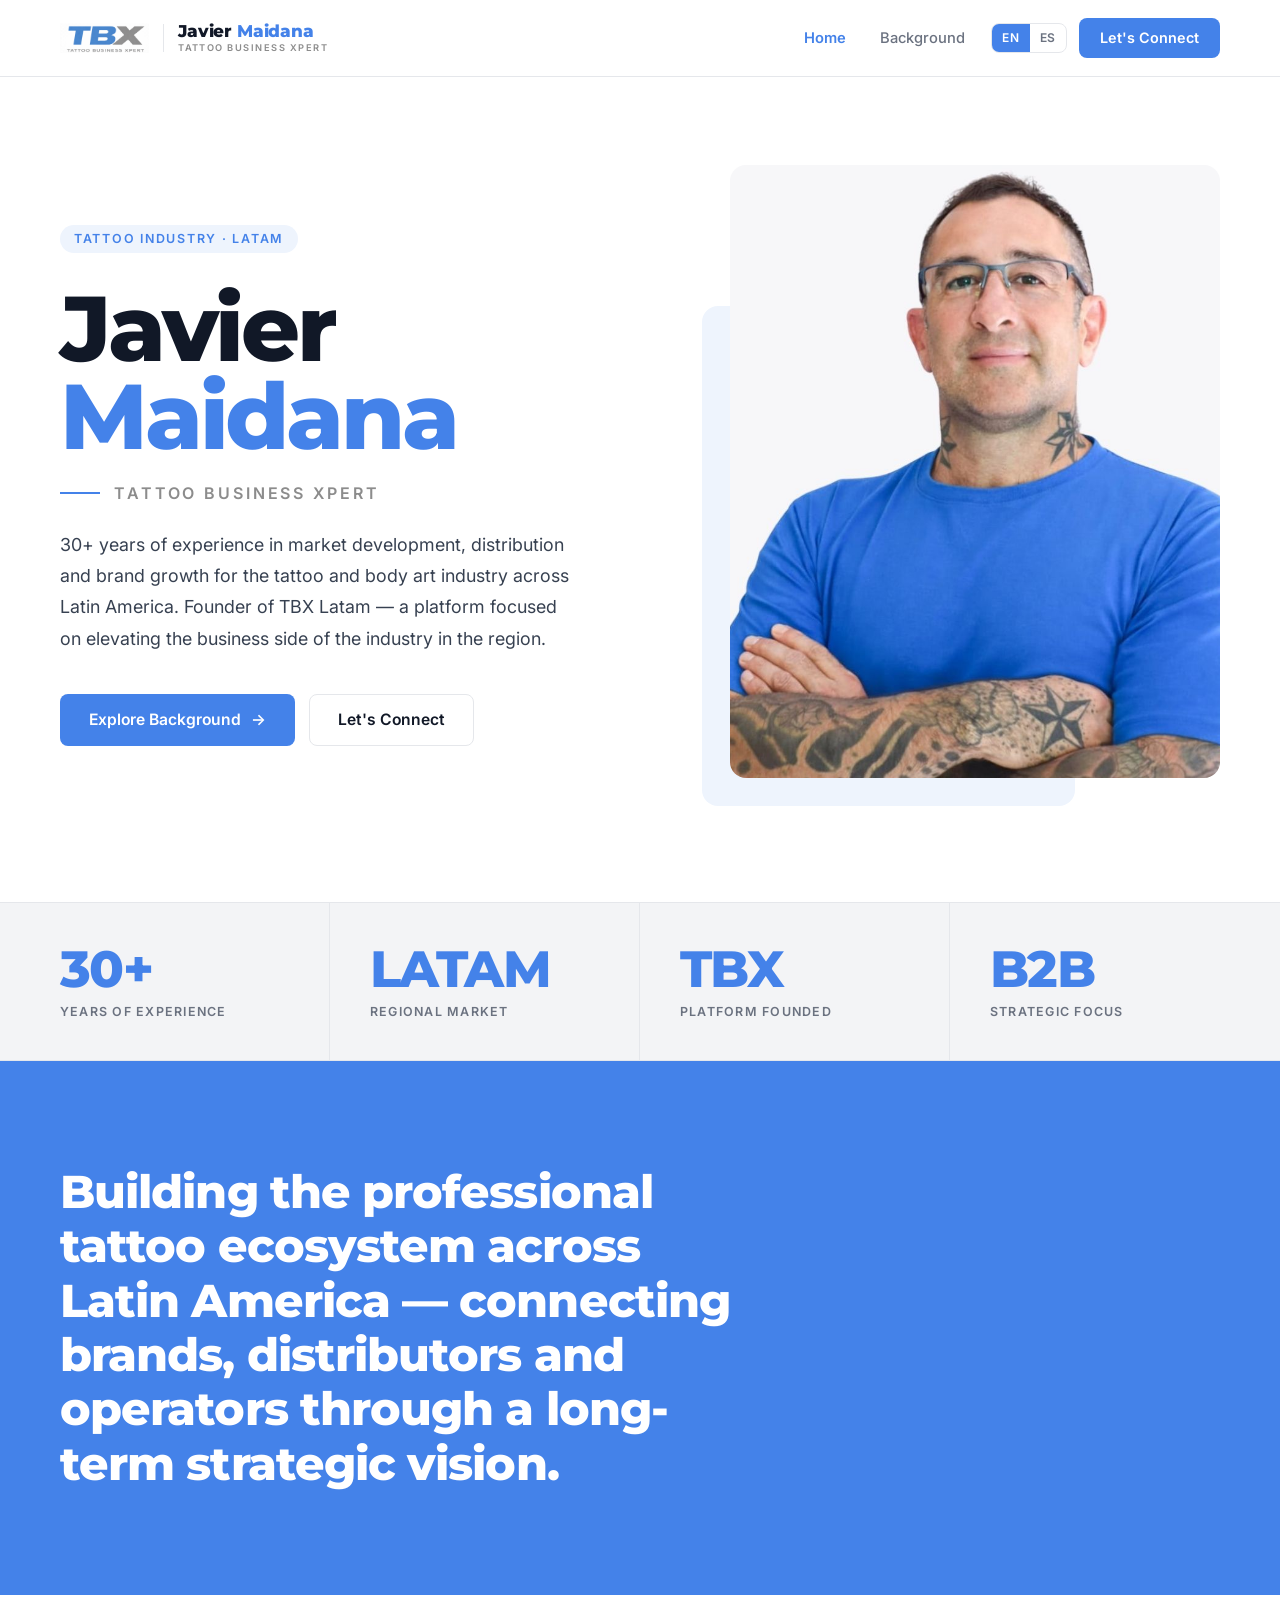
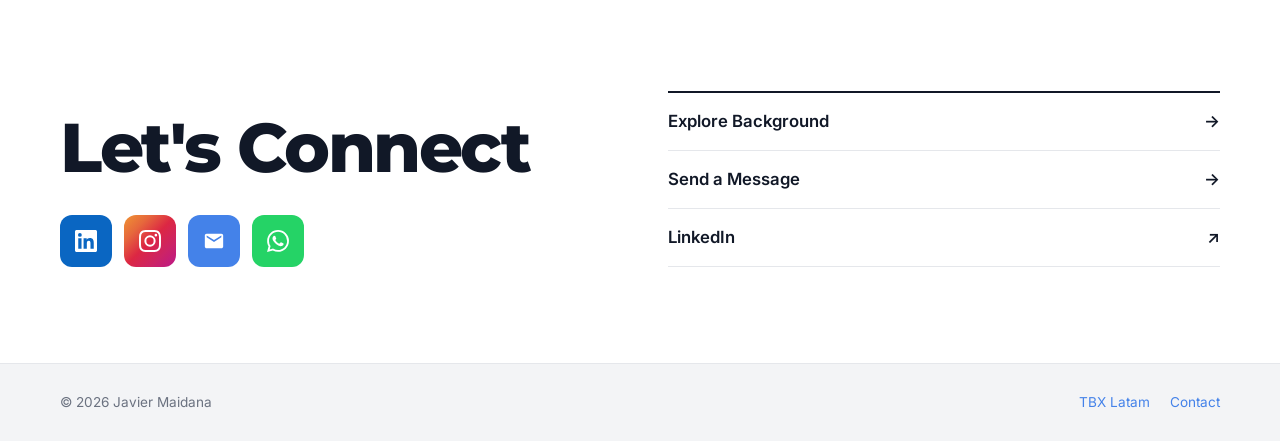
<file: index.html>
<!DOCTYPE html>
<html lang="en">
<head>
<meta charset="UTF-8" />
<meta name="viewport" content="width=device-width, initial-scale=1.0" />
<title>Javier Maidana — Tattoo Business Xpert</title>
<meta name="description" content="30+ years of experience in market development, distribution and brand growth for the tattoo and body art industry across Latin America." />
<link rel="icon" type="image/png" href="assets/favicon.png" />
<link rel="preconnect" href="https://fonts.googleapis.com" />
<link rel="preconnect" href="https://fonts.gstatic.com" crossorigin />
<link href="https://fonts.googleapis.com/css2?family=Montserrat:wght@800&family=Inter:wght@400;500;600&display=swap" rel="stylesheet" />
<link rel="stylesheet" href="assets/shared.css" />
<script src="assets/i18n.js"></script>
</head>
<body>
<nav class="nav">
  <div class="wrap nav-inner">
    <a class="brand" href="index.html" aria-label="Javier Maidana">
      <img src="assets/tbx-logo-flat.png" alt="TBX" />
      <span class="brand-rule"></span>
      <span class="brand-text"><span class="brand-name">Javier <span class="accent">Maidana</span></span><span class="brand-sub">Tattoo Business Xpert</span></span>
    </a>
    <div class="nav-links">
      <a href="index.html" class="nav-link active" data-i18n="nav.home">Home</a>
      <a href="about.html" class="nav-link" data-i18n="nav.about">Background</a>
      <div class="lang"><button type="button" data-lang="en">EN</button><button type="button" data-lang="es">ES</button></div>
      <a href="contact.html" class="btn btn-primary btn-sm" data-i18n="nav.connect">Let's Connect</a>
    </div>
  </div>
</nav>

<section class="wrap hero">
  <div class="hero-copy">
    <span class="tag" data-i18n="home.tag">Tattoo Industry · LATAM</span>
    <h1 class="display">Javier<br /><span class="accent">Maidana</span></h1>
    <p class="subtitle" data-i18n="home.subtitle">Tattoo Business Xpert</p>
    <p class="lead" data-i18n="home.desc">30+ years of experience in market development, distribution and brand growth for the tattoo and body art industry across Latin America. Founder of TBX Latam — a platform focused on elevating the business side of the industry in the region.</p>
    <div class="actions">
      <a href="about.html" class="btn btn-primary"><span data-i18n="home.btnAbout">Explore Background</span> <span>→</span></a>
      <a href="contact.html" class="btn btn-secondary" data-i18n="home.btnConnect">Let's Connect</a>
    </div>
  </div>
  <div class="photo-frame"><img src="assets/javier-photo.jpg" alt="Javier Maidana — Tattoo Business Xpert" /></div>
</section>

<section class="stats">
  <div class="wrap">
    <div class="stat"><div class="stat-num">30+</div><div class="stat-label" data-i18n="home.stats.0.l">Years of Experience</div></div>
    <div class="stat"><div class="stat-num">LATAM</div><div class="stat-label" data-i18n="home.stats.1.l">Regional Market</div></div>
    <div class="stat"><div class="stat-num">TBX</div><div class="stat-label" data-i18n="home.stats.2.l">Platform Founded</div></div>
    <div class="stat"><div class="stat-num">B2B</div><div class="stat-label" data-i18n="home.stats.3.l">Strategic Focus</div></div>
  </div>
</section>

<section class="statement">
  <div class="wrap"><p data-i18n="home.banner">Building the professional tattoo ecosystem across Latin America — connecting brands, distributors and operators through a long-term strategic vision.</p></div>
</section>

<section class="connect">
  <div class="wrap">
    <div>
      <h2 data-i18n="connect.heading">Let's Connect</h2>
      <div class="socials">
        <a class="social bg-li" href="https://www.linkedin.com/in/javiermaidanatbx/" target="_blank" rel="noopener" aria-label="LinkedIn"><span class="ico i-li"></span></a>
        <a class="social bg-ig" href="https://www.instagram.com/tattoobusinessxpert/" target="_blank" rel="noopener" aria-label="Instagram"><span class="ico i-ig"></span></a>
        <a class="social bg-mail" href="mailto:contacto@javiermaidana.com" aria-label="Email"><span class="ico i-mail"></span></a>
        <a class="social bg-wa" href="https://api.whatsapp.com/send?phone=541169666353&amp;text=Hi%20Javier" target="_blank" rel="noopener" aria-label="WhatsApp"><span class="ico i-wa"></span></a>
      </div>
    </div>
    <div class="rowlinks">
      <a href="about.html"><span data-i18n="connect.about">Explore Background</span><span>→</span></a>
      <a href="contact.html"><span data-i18n="connect.message">Send a Message</span><span>→</span></a>
      <a href="https://www.linkedin.com/in/javiermaidanatbx/" target="_blank" rel="noopener">LinkedIn<span>↗</span></a>
    </div>
  </div>
</section>

<footer class="footer">
  <div class="wrap">
    <span>© 2026 Javier Maidana</span>
    <nav><a href="https://tbxlatam.com" target="_blank" rel="noopener">TBX Latam</a><a href="contact.html" data-i18n="footer.contact">Contact</a></nav>
  </div>
</footer>
</body>
</html>
</file>
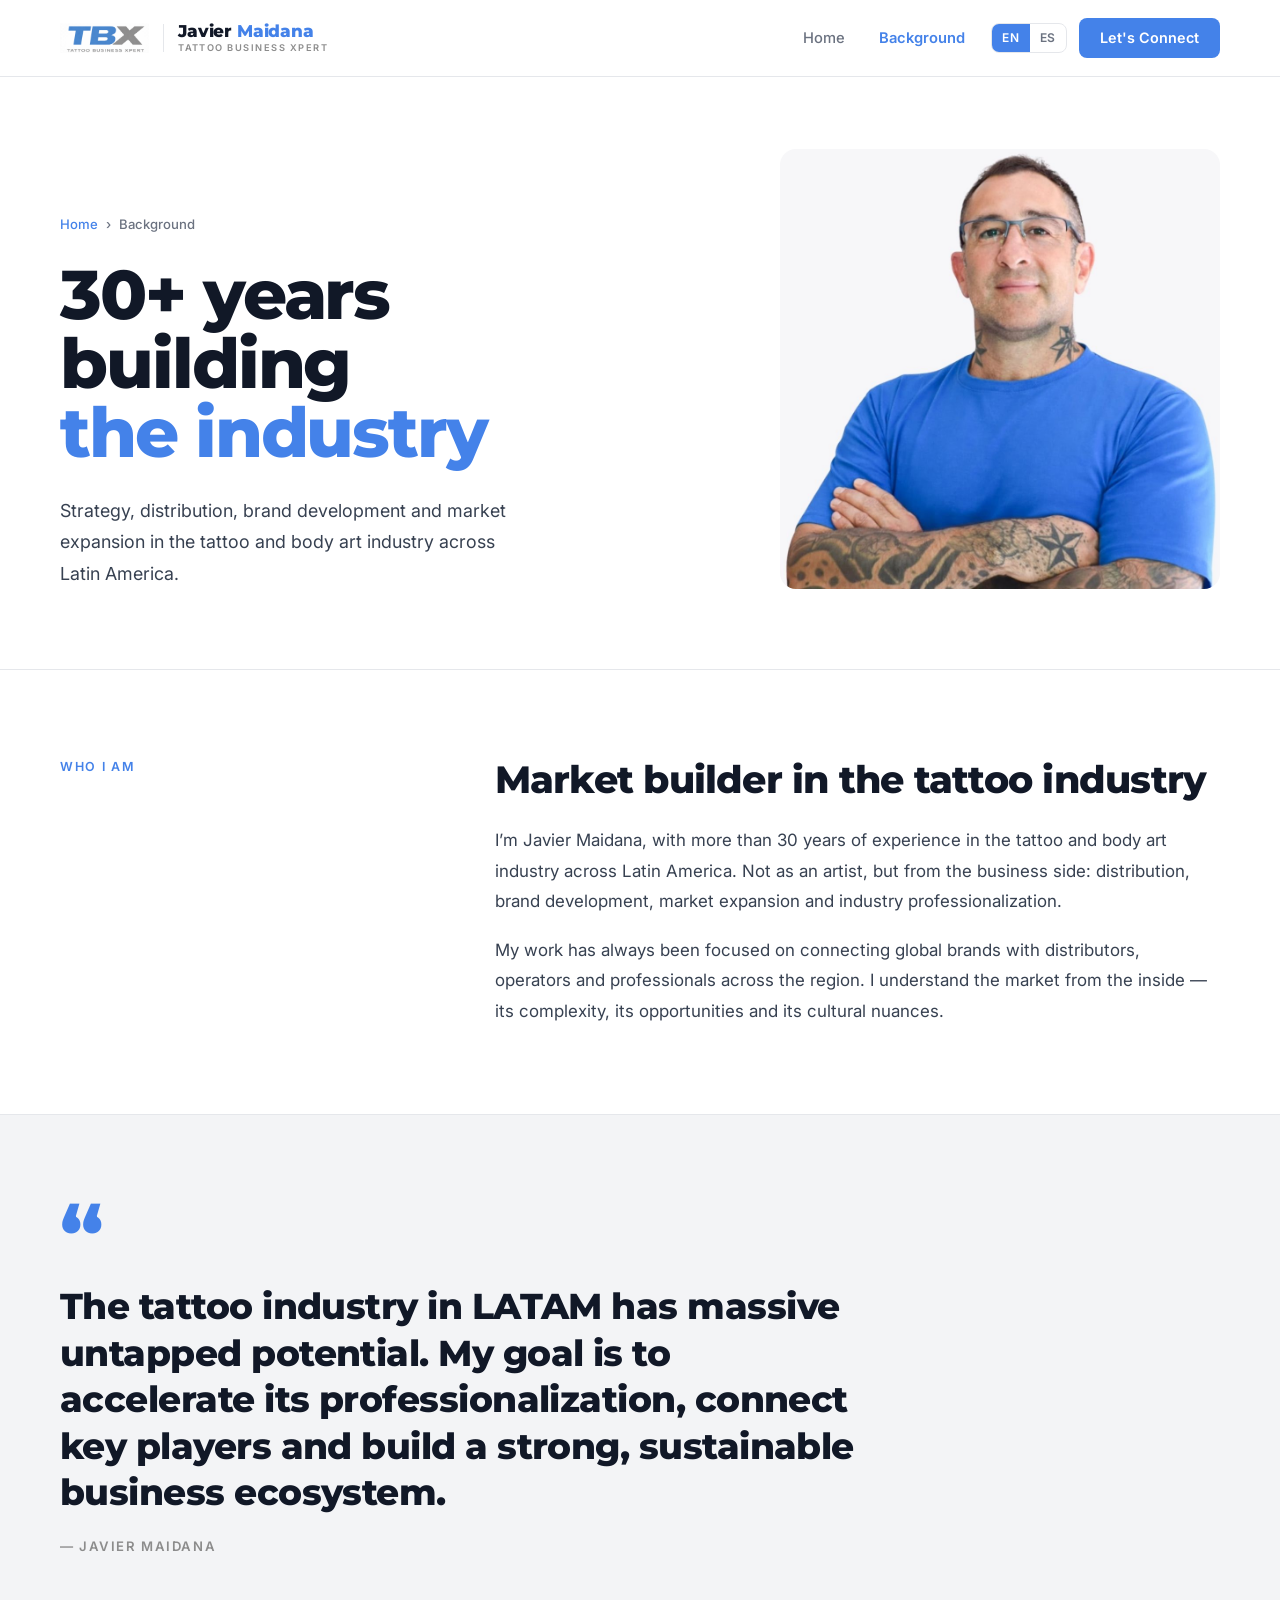
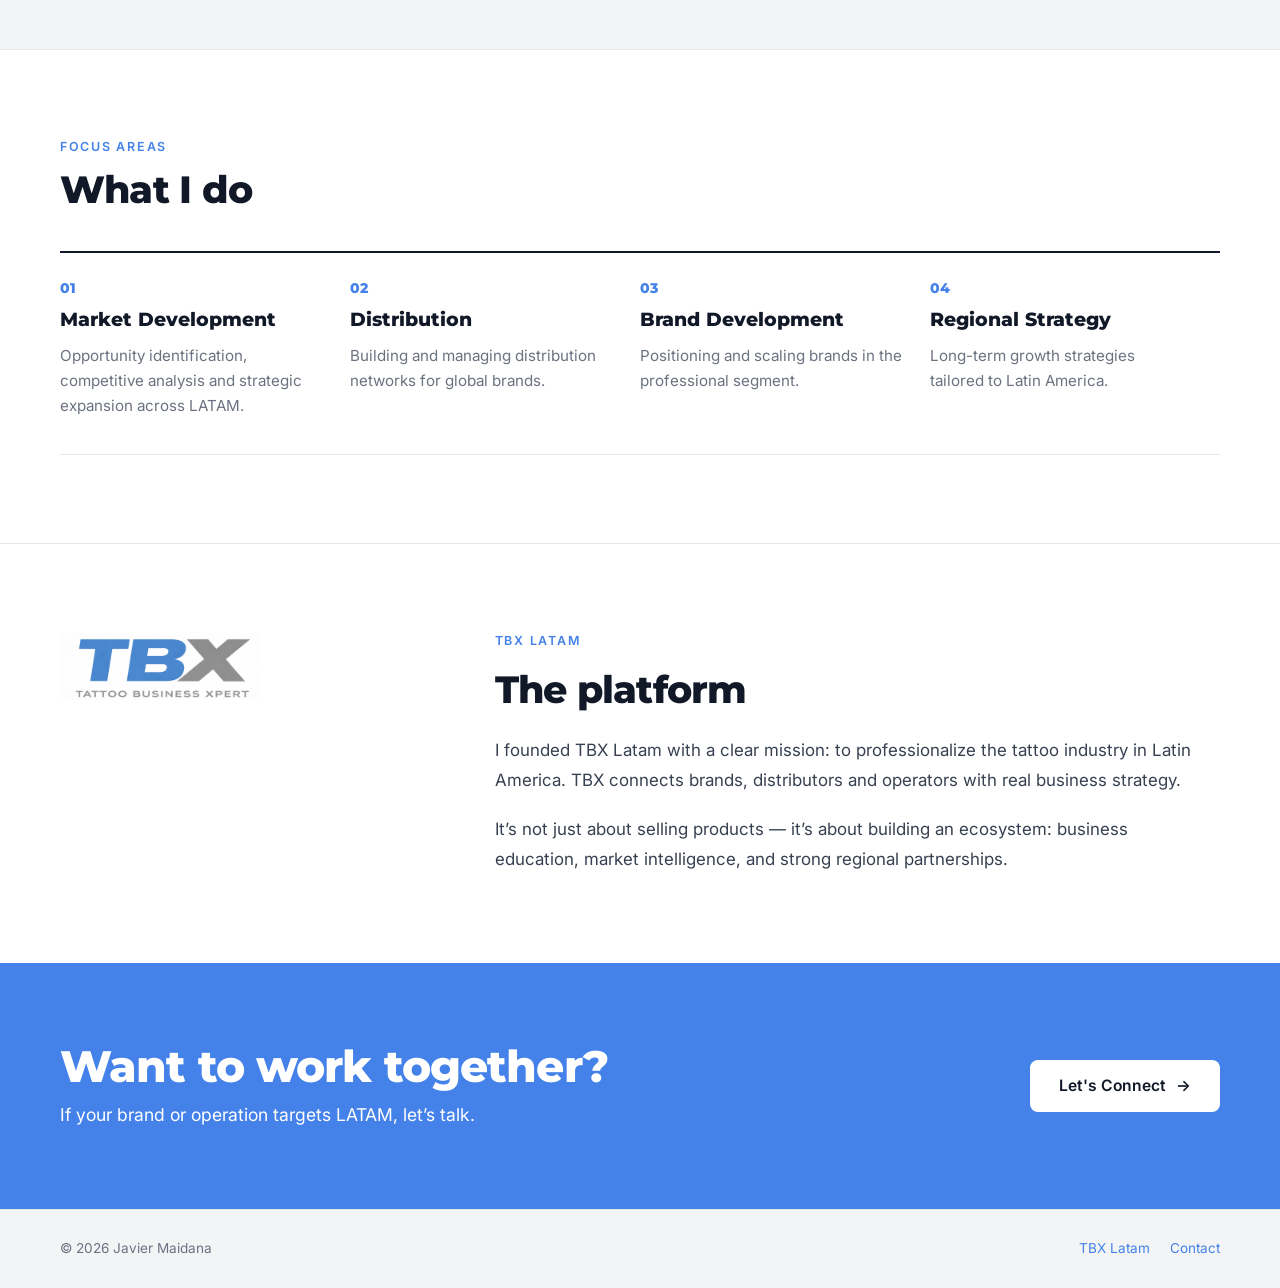
<file: about.html>
<!DOCTYPE html>
<html lang="en">
<head>
<meta charset="UTF-8" />
<meta name="viewport" content="width=device-width, initial-scale=1.0" />
<title>Background — Javier Maidana</title>
<meta name="description" content="30+ years building the tattoo and body art industry across Latin America." />
<link rel="icon" type="image/png" href="assets/favicon.png" />
<link rel="preconnect" href="https://fonts.googleapis.com" />
<link rel="preconnect" href="https://fonts.gstatic.com" crossorigin />
<link href="https://fonts.googleapis.com/css2?family=Montserrat:wght@800&family=Inter:wght@400;500;600&display=swap" rel="stylesheet" />
<link rel="stylesheet" href="assets/shared.css" />
<script src="assets/i18n.js"></script>
</head>
<body>
<nav class="nav">
  <div class="wrap nav-inner">
    <a class="brand" href="index.html" aria-label="Javier Maidana">
      <img src="assets/tbx-logo-flat.png" alt="TBX" />
      <span class="brand-rule"></span>
      <span class="brand-text"><span class="brand-name">Javier <span class="accent">Maidana</span></span><span class="brand-sub">Tattoo Business Xpert</span></span>
    </a>
    <div class="nav-links">
      <a href="index.html" class="nav-link" data-i18n="nav.home">Home</a>
      <a href="about.html" class="nav-link active" data-i18n="nav.about">Background</a>
      <div class="lang"><button type="button" data-lang="en">EN</button><button type="button" data-lang="es">ES</button></div>
      <a href="contact.html" class="btn btn-primary btn-sm" data-i18n="nav.connect">Let's Connect</a>
    </div>
  </div>
</nav>

<section class="wrap page-head">
  <div>
    <div class="crumb"><a href="index.html" data-i18n="about.crumbHome">Home</a><span>›</span><span data-i18n="about.crumb">Background</span></div>
    <h1><span data-i18n="about.title1">30+ years building</span> <span class="accent" data-i18n="about.title2">the industry</span></h1>
    <p class="lead" data-i18n="about.lead">Strategy, distribution, brand development and market expansion in the tattoo and body art industry across Latin America.</p>
  </div>
  <img src="assets/javier-photo.jpg" alt="Javier Maidana" />
</section>

<section class="block">
  <div class="wrap split">
    <div class="label" data-i18n="about.whoLabel">Who I Am</div>
    <div class="prose">
      <h2 class="h2" data-i18n="about.whoTitle">Market builder in the tattoo industry</h2>
      <p data-i18n="about.whoP1">I’m Javier Maidana, with more than 30 years of experience in the tattoo and body art industry across Latin America. Not as an artist, but from the business side: distribution, brand development, market expansion and industry professionalization.</p>
      <p data-i18n="about.whoP2">My work has always been focused on connecting global brands with distributors, operators and professionals across the region. I understand the market from the inside — its complexity, its opportunities and its cultural nuances.</p>
    </div>
  </div>
</section>

<section class="quote">
  <div class="wrap">
    <div class="quote-mark">“</div>
    <p data-i18n="about.quote">The tattoo industry in LATAM has massive untapped potential. My goal is to accelerate its professionalization, connect key players and build a strong, sustainable business ecosystem.</p>
    <div class="quote-by">— Javier Maidana</div>
  </div>
</section>

<section>
  <div class="wrap focus">
    <div class="focus-head"><div class="label" data-i18n="about.focusLabel">Focus Areas</div><h2 class="h2" data-i18n="about.focusTitle">What I do</h2></div>
    <div class="pillars">
      <div class="pillar"><div class="pillar-n">01</div><div class="pillar-t" data-i18n="about.pillars.0.t">Market Development</div><div class="pillar-d" data-i18n="about.pillars.0.d">Opportunity identification, competitive analysis and strategic expansion across LATAM.</div></div>
      <div class="pillar"><div class="pillar-n">02</div><div class="pillar-t" data-i18n="about.pillars.1.t">Distribution</div><div class="pillar-d" data-i18n="about.pillars.1.d">Building and managing distribution networks for global brands.</div></div>
      <div class="pillar"><div class="pillar-n">03</div><div class="pillar-t" data-i18n="about.pillars.2.t">Brand Development</div><div class="pillar-d" data-i18n="about.pillars.2.d">Positioning and scaling brands in the professional segment.</div></div>
      <div class="pillar"><div class="pillar-n">04</div><div class="pillar-t" data-i18n="about.pillars.3.t">Regional Strategy</div><div class="pillar-d" data-i18n="about.pillars.3.d">Long-term growth strategies tailored to Latin America.</div></div>
    </div>
  </div>
</section>

<section class="block">
  <div class="wrap split">
    <img src="assets/tbx-logo-flat.png" alt="TBX Latam" style="width:200px;height:auto" />
    <div class="prose">
      <div class="label" data-i18n="about.tbxLabel">TBX Latam</div>
      <h2 class="h2" data-i18n="about.tbxTitle">The platform</h2>
      <p data-i18n="about.tbxP1">I founded TBX Latam with a clear mission: to professionalize the tattoo industry in Latin America. TBX connects brands, distributors and operators with real business strategy.</p>
      <p data-i18n="about.tbxP2">It’s not just about selling products — it’s about building an ecosystem: business education, market intelligence, and strong regional partnerships.</p>
    </div>
  </div>
</section>

<section class="cta-band">
  <div class="wrap">
    <div><h2 data-i18n="about.ctaTitle">Want to work together?</h2><p data-i18n="about.ctaText">If your brand or operation targets LATAM, let’s talk.</p></div>
    <a href="contact.html" class="btn btn-white"><span data-i18n="about.ctaBtn">Let's Connect</span> <span>→</span></a>
  </div>
</section>

<footer class="footer">
  <div class="wrap">
    <span>© 2026 Javier Maidana</span>
    <nav><a href="https://tbxlatam.com" target="_blank" rel="noopener">TBX Latam</a><a href="contact.html" data-i18n="footer.contact">Contact</a></nav>
  </div>
</footer>
</body>
</html>
</file>
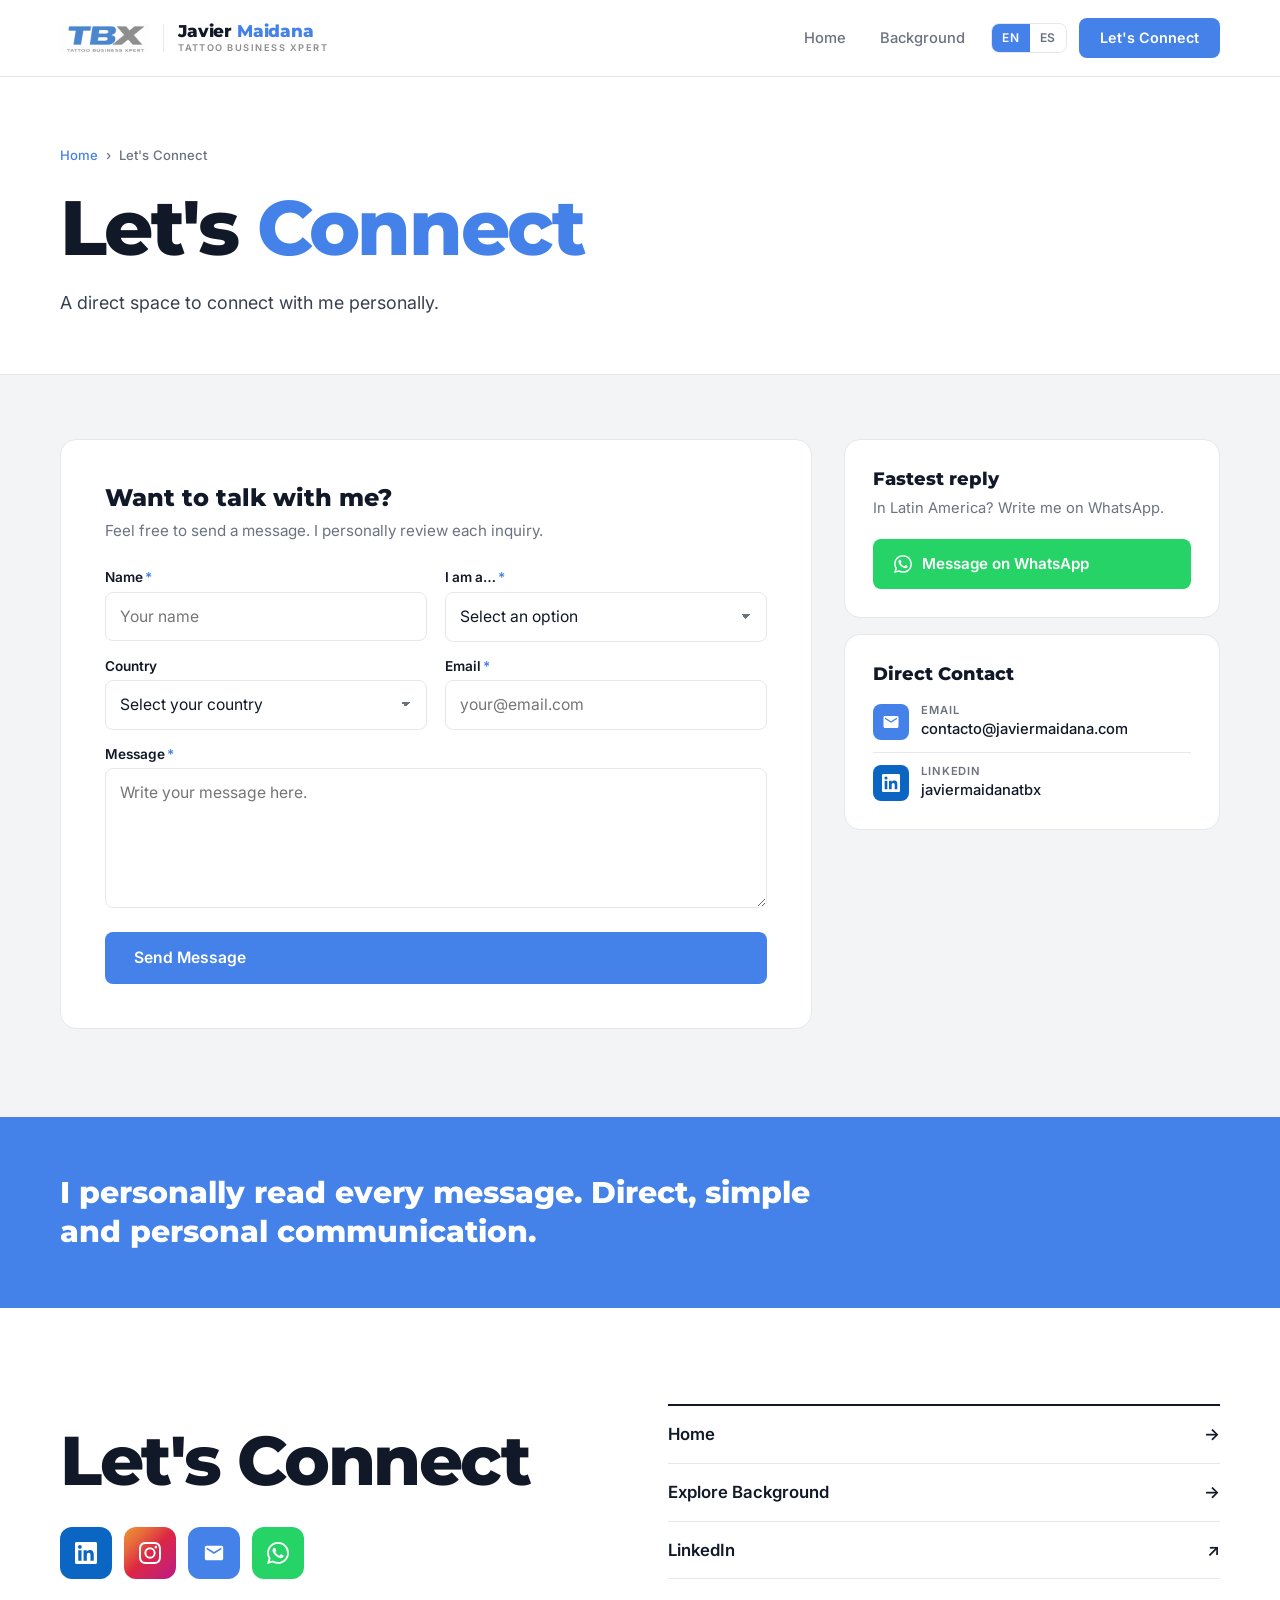
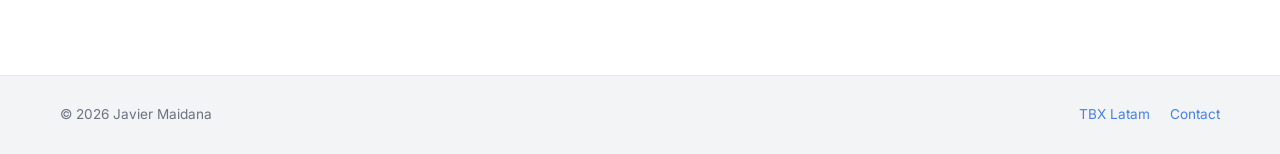
<file: contact.html>
<!DOCTYPE html>
<html lang="en">
<head>
<meta charset="UTF-8" />
<meta name="viewport" content="width=device-width, initial-scale=1.0" />
<title>Let's Connect — Javier Maidana</title>
<meta name="description" content="A direct way to connect with Javier Maidana." />
<link rel="icon" type="image/png" href="assets/favicon.png" />
<link rel="preconnect" href="https://fonts.googleapis.com" />
<link rel="preconnect" href="https://fonts.gstatic.com" crossorigin />
<link href="https://fonts.googleapis.com/css2?family=Montserrat:wght@800&family=Inter:wght@400;500;600&display=swap" rel="stylesheet" />
<link rel="stylesheet" href="assets/shared.css" />
<script src="assets/i18n.js"></script>
</head>
<body>
<nav class="nav">
  <div class="wrap nav-inner">
    <a class="brand" href="index.html" aria-label="Javier Maidana">
      <img src="assets/tbx-logo-flat.png" alt="TBX" />
      <span class="brand-rule"></span>
      <span class="brand-text"><span class="brand-name">Javier <span class="accent">Maidana</span></span><span class="brand-sub">Tattoo Business Xpert</span></span>
    </a>
    <div class="nav-links">
      <a href="index.html" class="nav-link" data-i18n="nav.home">Home</a>
      <a href="about.html" class="nav-link" data-i18n="nav.about">Background</a>
      <div class="lang"><button type="button" data-lang="en">EN</button><button type="button" data-lang="es">ES</button></div>
      <a href="contact.html" class="btn btn-primary btn-sm" data-i18n="nav.connect">Let's Connect</a>
    </div>
  </div>
</nav>

<section class="wrap contact-head">
  <div class="crumb"><a href="index.html" data-i18n="contact.crumbHome">Home</a><span>›</span><span data-i18n="contact.crumb">Let's Connect</span></div>
  <h1><span data-i18n="contact.title1">Let's </span><span class="accent" data-i18n="contact.title2">Connect</span></h1>
  <p class="lead" data-i18n="contact.lead">A direct space to connect with me personally.</p>
</section>

<section class="contact-area">
  <div class="wrap contact-grid">
    <form id="contact-form" class="card form-card" action="https://formspree.io/f/xnjooqgn" method="POST">
      <input type="hidden" name="_subject" value="Message via javiermaidana.com" />
      <input type="text" name="_gotcha" style="display:none" tabindex="-1" autocomplete="off" />
      <div>
        <div class="form-title" data-i18n="contact.formTitle">Want to talk with me?</div>
        <div class="form-sub" data-i18n="contact.formSub">Feel free to send a message. I personally review each inquiry.</div>
      </div>
      <div class="row">
        <label class="field"><span><span data-i18n="contact.name">Name</span><span class="req">*</span></span>
          <input class="input" name="name" type="text" required data-i18n-ph="contact.namePh" placeholder="Your name" /></label>
        <label class="field"><span><span data-i18n="contact.profile">I am a…</span><span class="req">*</span></span>
          <select class="input" name="profile" required>
            <option value="" selected disabled data-i18n="contact.profiles.0">Select an option</option>
            <option value="Brand" data-i18n="contact.profiles.1">Brand</option>
            <option value="Distributor" data-i18n="contact.profiles.2">Distributor</option>
            <option value="Studio / Artist" data-i18n="contact.profiles.3">Studio / Artist</option>
            <option value="Press" data-i18n="contact.profiles.4">Press</option>
            <option value="Other" data-i18n="contact.profiles.5">Other</option>
          </select></label>
      </div>
      <div class="row">
        <label class="field"><span data-i18n="contact.country">Country</span>
          <select class="input" name="country">
            <option value="" selected data-i18n="contact.countries.0">Select your country</option>
            <option value="Argentina" data-i18n="contact.countries.1">Argentina</option>
            <option value="Bolivia" data-i18n="contact.countries.2">Bolivia</option>
            <option value="Brazil" data-i18n="contact.countries.3">Brazil</option>
            <option value="Chile" data-i18n="contact.countries.4">Chile</option>
            <option value="Colombia" data-i18n="contact.countries.5">Colombia</option>
            <option value="Ecuador" data-i18n="contact.countries.6">Ecuador</option>
            <option value="Mexico" data-i18n="contact.countries.7">Mexico</option>
            <option value="Paraguay" data-i18n="contact.countries.8">Paraguay</option>
            <option value="Peru" data-i18n="contact.countries.9">Peru</option>
            <option value="Uruguay" data-i18n="contact.countries.10">Uruguay</option>
            <option value="Venezuela" data-i18n="contact.countries.11">Venezuela</option>
            <option value="Spain" data-i18n="contact.countries.12">Spain</option>
            <option value="United States" data-i18n="contact.countries.13">United States</option>
            <option value="Other" data-i18n="contact.countries.14">Other</option>
          </select></label>
        <label class="field"><span><span data-i18n="contact.email">Email</span><span class="req">*</span></span>
          <input class="input" name="email" type="email" required data-i18n-ph="contact.emailPh" placeholder="your@email.com" /></label>
      </div>
      <label class="field"><span><span data-i18n="contact.message">Message</span><span class="req">*</span></span>
        <textarea class="input" name="message" required data-i18n-ph="contact.messagePh" placeholder="Write your message here."></textarea></label>
      <button type="submit" class="btn btn-primary" id="submit-btn" data-i18n="contact.send">Send Message</button>
      <div class="feedback success" id="form-success" data-i18n="contact.sent">✓ Message sent. I will review it as soon as possible.</div>
      <div class="feedback error" id="form-error">Something went wrong. Please write to contacto@javiermaidana.com</div>
    </form>

    <div class="side">
      <div class="card">
        <div class="side-title" data-i18n="contact.fastTitle">Fastest reply</div>
        <div class="side-sub" data-i18n="contact.fastSub">In Latin America? Write me on WhatsApp.</div>
        <a class="btn btn-wa" href="https://api.whatsapp.com/send?phone=541169666353&amp;text=Hi%20Javier" target="_blank" rel="noopener"><span class="ico ico-sm i-wa"></span><span data-i18n="contact.waBtn">Message on WhatsApp</span></a>
      </div>
      <div class="card">
        <div class="side-title" data-i18n="contact.directTitle">Direct Contact</div>
        <a class="item" href="mailto:contacto@javiermaidana.com"><span class="item-icon bg-mail"><span class="ico ico-sm i-mail"></span></span><span><span class="item-type">Email</span><span class="item-label">contacto@javiermaidana.com</span></span></a>
        <a class="item" href="https://www.linkedin.com/in/javiermaidanatbx/" target="_blank" rel="noopener"><span class="item-icon bg-li"><span class="ico ico-sm i-li"></span></span><span><span class="item-type">LinkedIn</span><span class="item-label">javiermaidanatbx</span></span></a>
      </div>
    </div>
  </div>
</section>

<section class="band-note">
  <div class="wrap"><p data-i18n="contact.banner">I personally read every message. Direct, simple and personal communication.</p></div>
</section>

<section class="connect">
  <div class="wrap">
    <div>
      <h2 data-i18n="connect.heading">Let's Connect</h2>
      <div class="socials">
        <a class="social bg-li" href="https://www.linkedin.com/in/javiermaidanatbx/" target="_blank" rel="noopener" aria-label="LinkedIn"><span class="ico i-li"></span></a>
        <a class="social bg-ig" href="https://www.instagram.com/tattoobusinessxpert/" target="_blank" rel="noopener" aria-label="Instagram"><span class="ico i-ig"></span></a>
        <a class="social bg-mail" href="mailto:contacto@javiermaidana.com" aria-label="Email"><span class="ico i-mail"></span></a>
        <a class="social bg-wa" href="https://api.whatsapp.com/send?phone=541169666353&amp;text=Hi%20Javier" target="_blank" rel="noopener" aria-label="WhatsApp"><span class="ico i-wa"></span></a>
      </div>
    </div>
    <div class="rowlinks">
      <a href="index.html"><span data-i18n="connect.home">Home</span><span>→</span></a>
      <a href="about.html"><span data-i18n="connect.about">Explore Background</span><span>→</span></a>
      <a href="https://www.linkedin.com/in/javiermaidanatbx/" target="_blank" rel="noopener">LinkedIn<span>↗</span></a>
    </div>
  </div>
</section>

<script>
  (function(){
    var form=document.getElementById('contact-form'),btn=document.getElementById('submit-btn'),ok=document.getElementById('form-success'),err=document.getElementById('form-error');
    function t(k){return window.TBX_COPY[window.TBX_LANG||'en'].contact[k];}
    form.addEventListener('submit',async function(e){
      e.preventDefault();btn.textContent=t('sending');btn.disabled=true;ok.style.display='none';err.style.display='none';
      try{var r=await fetch(form.action,{method:'POST',body:new FormData(form),headers:{'Accept':'application/json'}});if(r.ok){form.reset();ok.style.display='block';}else{throw new Error();}}
      catch(x){err.style.display='block';}
      btn.textContent=t('send');btn.disabled=false;
    });
  })();
</script>

<footer class="footer">
  <div class="wrap">
    <span>© 2026 Javier Maidana</span>
    <nav><a href="https://tbxlatam.com" target="_blank" rel="noopener">TBX Latam</a><a href="contact.html" data-i18n="footer.contact">Contact</a></nav>
  </div>
</footer>
</body>
</html>
</file>
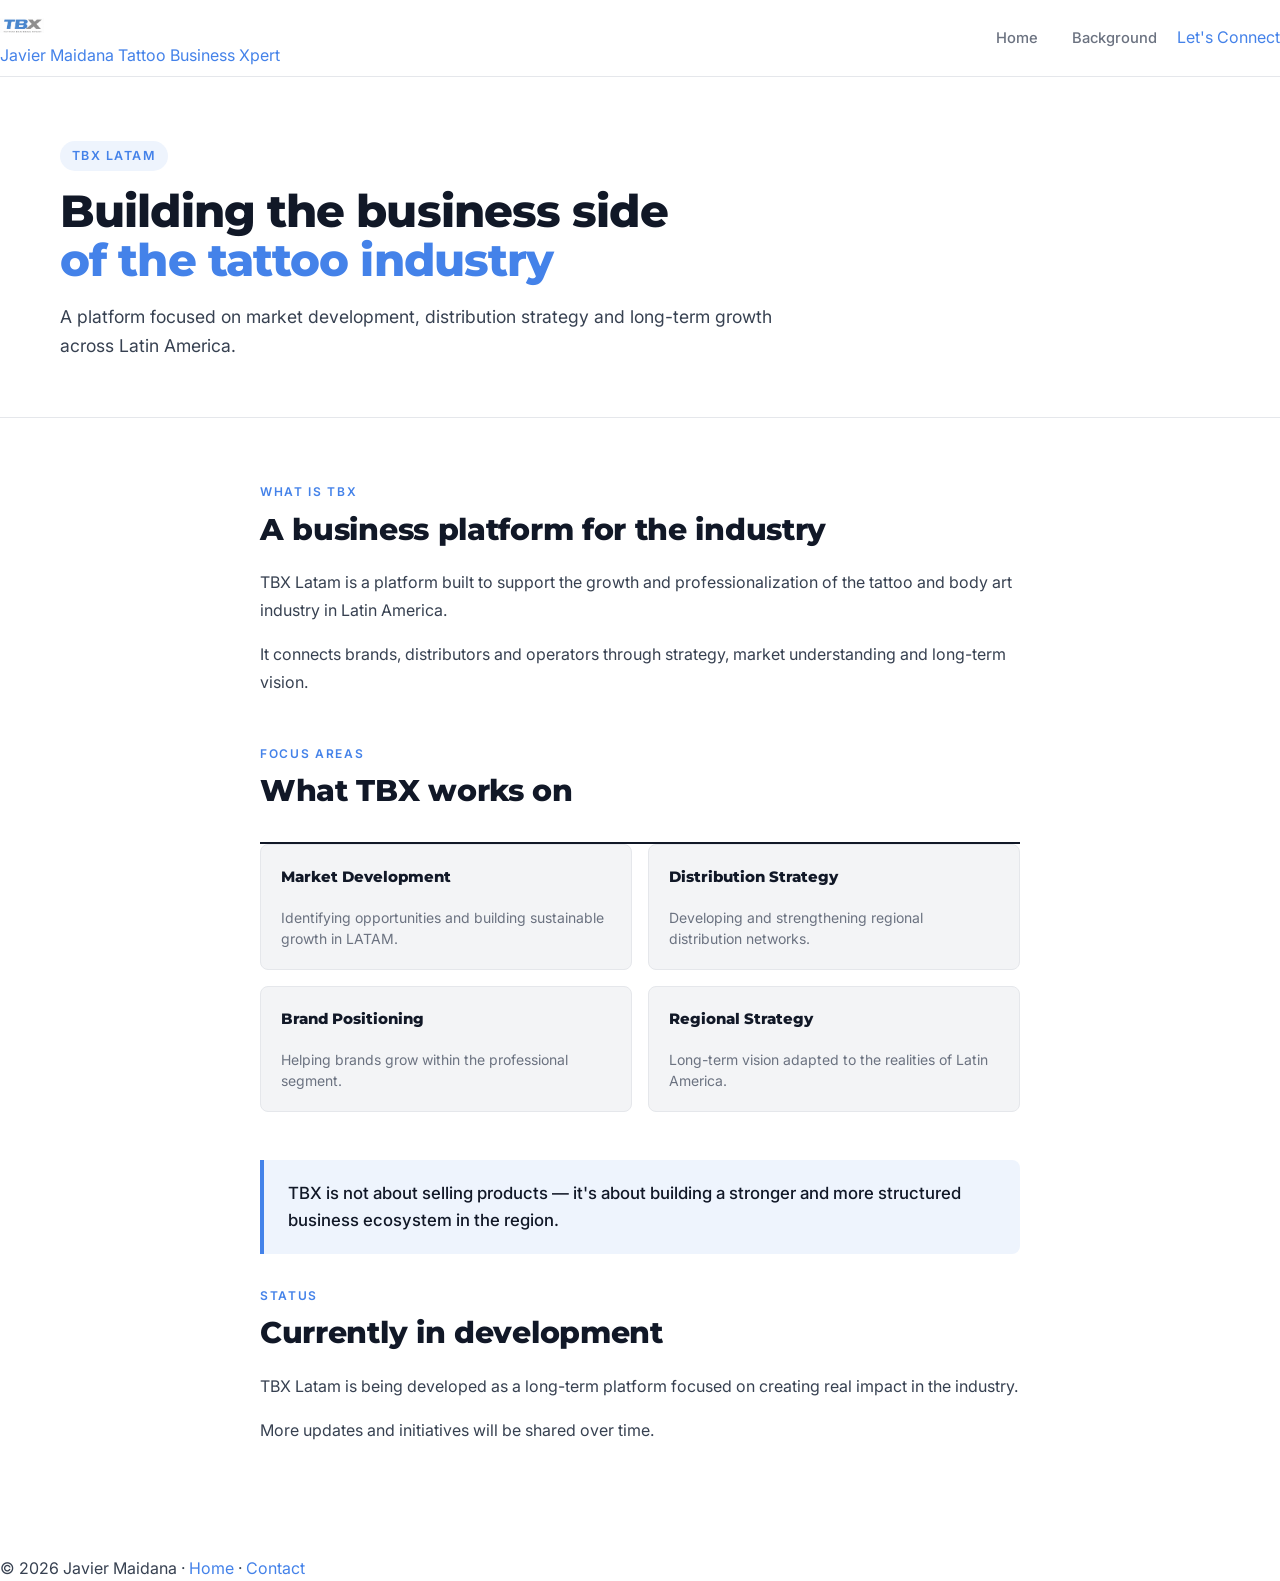
<file: tbx.html>
<!DOCTYPE html>
<html lang="en">
<head>
  <meta charset="UTF-8" />
  <meta name="viewport" content="width=device-width, initial-scale=1.0" />

  <title>TBX Latam — Tattoo Business Xpert</title>
  <meta name="description" content="TBX Latam is a platform focused on market development and business strategy in the tattoo industry across Latin America." />

  <link rel="icon" href="/assets/favicon.png" />

  <link rel="preconnect" href="https://fonts.googleapis.com" />
  <link rel="preconnect" href="https://fonts.gstatic.com" crossorigin />
  <link href="https://fonts.googleapis.com/css2?family=Montserrat:wght@800&family=Inter:wght@400;500;600&display=swap" rel="stylesheet" />

  <link rel="stylesheet" href="assets/shared.css" />

  <style>
    .page-header {
      background: var(--white);
      border-bottom: 1px solid var(--border);
      padding: 64px 60px 56px;
    }

    .page-header-inner {
      max-width: var(--max-w);
      margin: 0 auto;
      display: grid;
      grid-template-columns: 1fr;
      gap: 32px;
      align-items: center;
    }

    .page-header-tag {
      display: inline-block;
      font-family: var(--font-body);
      font-size: 0.78rem;
      font-weight: 600;
      letter-spacing: 0.12em;
      text-transform: uppercase;
      color: var(--blue);
      background: var(--blue-bg);
      padding: 5px 12px;
      border-radius: 20px;
      margin-bottom: 16px;
    }

    .page-header-title {
      font-family: var(--font-head);
      font-size: clamp(2rem, 3.5vw, 2.8rem);
      font-weight: 800;
      color: var(--text-dark);
      line-height: 1.1;
      letter-spacing: -0.02em;
      margin-bottom: 16px;
      max-width: 760px;
    }

    .page-header-title .accent {
      color: var(--blue);
    }

    .page-header-lead {
      font-family: var(--font-body);
      font-size: 1.1rem;
      color: var(--text-mid);
      line-height: 1.7;
      max-width: 760px;
    }

    .content-area {
      background: var(--white);
      padding: 64px 60px;
    }

    .content-inner {
      max-width: 760px;
      margin: 0 auto;
    }

    .section-label {
      font-family: var(--font-body);
      font-size: 0.75rem;
      font-weight: 600;
      letter-spacing: 0.14em;
      text-transform: uppercase;
      color: var(--blue);
      margin-bottom: 10px;
    }

    .section-title {
      font-family: var(--font-head);
      font-size: clamp(1.4rem, 2.5vw, 1.9rem);
      font-weight: 800;
      color: var(--text-dark);
      line-height: 1.2;
      letter-spacing: -0.01em;
      margin-bottom: 20px;
    }

    .bio-block {
      margin-bottom: 48px;
    }

    .bio-block p {
      font-family: var(--font-body);
      font-size: 1rem;
      color: var(--text-mid);
      line-height: 1.75;
      margin-bottom: 16px;
    }

    .pillars {
      display: grid;
      grid-template-columns: repeat(2, 1fr);
      gap: 16px;
      margin: 32px 0;
    }

    .pillar {
      background: var(--bg);
      border: 1px solid var(--border);
      border-radius: var(--radius);
      padding: 20px;
    }

    .pillar-title {
      font-family: var(--font-head);
      font-size: 0.95rem;
      font-weight: 800;
      color: var(--text-dark);
      margin-bottom: 6px;
    }

    .pillar-desc {
      font-family: var(--font-body);
      font-size: 0.875rem;
      color: var(--text-light);
      line-height: 1.5;
    }

    .highlight-card {
      background: var(--blue-bg);
      border-left: 4px solid var(--blue);
      border-radius: 0 var(--radius) var(--radius) 0;
      padding: 20px 24px;
      margin: 32px 0;
    }

    .highlight-card p {
      font-family: var(--font-body);
      font-size: 1.05rem;
      font-weight: 500;
      color: var(--text-dark);
      line-height: 1.6;
      margin: 0;
    }

    @media (max-width: 900px) {
      .page-header {
        padding: 48px 32px 40px;
      }

      .content-area {
        padding: 48px 32px;
      }

      .pillars {
        grid-template-columns: 1fr;
      }
    }

    @media (max-width: 640px) {
      .page-header {
        padding: 36px 20px 32px;
      }

      .content-area {
        padding: 36px 20px;
      }
    }
  </style>
</head>

<body>

  <nav class="nav">
    <div class="nav-inner">
      <a class="nav-logo" href="index.html" aria-label="Javier Maidana">
        <img src="assets/tbx-logo-flat.png" width="44" height="36" alt="TBX Logo" style="border-radius:6px;object-fit:contain;" />
        <div>
          <span class="nav-logo-text">Javier <span>Maidana</span></span>
          <span class="nav-logo-sub">Tattoo Business Xpert</span>
        </div>
      </a>

      <div class="nav-links">
        <a href="index.html" class="nav-link">Home</a>
        <a href="about.html" class="nav-link">Background</a>
        <a href="contact.html" class="nav-cta">Let's Connect</a>
      </div>
    </div>
  </nav>

  <section class="page-header">
    <div class="page-header-inner">
      <div>
        <span class="page-header-tag">TBX Latam</span>
        <h1 class="page-header-title">
          Building the business side<br />
          <span class="accent">of the tattoo industry</span>
        </h1>
        <p class="page-header-lead">
          A platform focused on market development, distribution strategy and long-term growth across Latin America.
        </p>
      </div>
    </div>
  </section>

  <section class="content-area">
    <div class="content-inner">

      <div class="bio-block">
        <div class="section-label">What is TBX</div>
        <h2 class="section-title">A business platform for the industry</h2>
        <p>
          TBX Latam is a platform built to support the growth and professionalization of the tattoo and body art industry in Latin America.
        </p>
        <p>
          It connects brands, distributors and operators through strategy, market understanding and long-term vision.
        </p>
      </div>

      <div class="bio-block">
        <div class="section-label">Focus Areas</div>
        <h2 class="section-title">What TBX works on</h2>

        <div class="pillars">
          <div class="pillar">
            <div class="pillar-title">Market Development</div>
            <div class="pillar-desc">Identifying opportunities and building sustainable growth in LATAM.</div>
          </div>

          <div class="pillar">
            <div class="pillar-title">Distribution Strategy</div>
            <div class="pillar-desc">Developing and strengthening regional distribution networks.</div>
          </div>

          <div class="pillar">
            <div class="pillar-title">Brand Positioning</div>
            <div class="pillar-desc">Helping brands grow within the professional segment.</div>
          </div>

          <div class="pillar">
            <div class="pillar-title">Regional Strategy</div>
            <div class="pillar-desc">Long-term vision adapted to the realities of Latin America.</div>
          </div>
        </div>
      </div>

      <div class="highlight-card">
        <p>
          TBX is not about selling products — it's about building a stronger and more structured business ecosystem in the region.
        </p>
      </div>

      <div class="bio-block">
        <div class="section-label">Status</div>
        <h2 class="section-title">Currently in development</h2>
        <p>
          TBX Latam is being developed as a long-term platform focused on creating real impact in the industry.
        </p>
        <p>
          More updates and initiatives will be shared over time.
        </p>
      </div>

    </div>
  </section>

  <footer class="page-footer">
    <p>
      © 2026 Javier Maidana ·
      <a href="index.html">Home</a> ·
      <a href="contact.html">Contact</a>
    </p>
  </footer>

</body>
</html>
</file>
<file: assets/shared.css>
/* javiermaidana.com — v2 (Editorial). TBX Design System: Blue #4482E9 · Grey #8C8C8C · Montserrat 800 + Inter */
:root{--blue:#4482E9;--blue-dark:#2D6DD4;--blue-bg:#EEF4FD;--grey:#8C8C8C;--bg:#F3F4F6;--white:#FFFFFF;--text-dark:#111827;--text-mid:#374151;--text-light:#6B7280;--border:#E5E7EB;--wa:#25D366;--li:#0A66C2;--font-head:'Montserrat',system-ui,sans-serif;--font-body:'Inter',system-ui,sans-serif;--max-w:1240px;--radius:8px;--radius-lg:16px}
*,*::before,*::after{box-sizing:border-box;margin:0;padding:0}
html{scroll-behavior:smooth}
body{font-family:var(--font-body);background:var(--white);color:var(--text-mid);line-height:1.6;-webkit-font-smoothing:antialiased}
img{display:block;max-width:100%}
a{color:var(--blue);text-decoration:none}
a:hover{color:var(--blue-dark)}
:focus-visible{outline:2px solid var(--blue);outline-offset:2px}
h1,h2,h3{font-family:var(--font-head);font-weight:800;color:var(--text-dark);letter-spacing:-.02em;text-wrap:balance}
.accent{color:var(--blue)}
.wrap{max-width:var(--max-w);margin:0 auto;padding-left:40px;padding-right:40px}
.nav{position:sticky;top:0;z-index:50;background:rgba(255,255,255,.94);backdrop-filter:blur(8px);-webkit-backdrop-filter:blur(8px);border-bottom:1px solid var(--border)}
.nav-inner{height:76px;display:flex;align-items:center;justify-content:space-between;gap:24px}
.brand{display:flex;align-items:center;gap:14px}
.brand img{height:30px;width:auto}
.brand-rule{width:1px;height:28px;background:var(--border)}
.brand-text{display:flex;flex-direction:column;gap:3px}
.brand-name{font:800 1.05rem/1 var(--font-head);letter-spacing:-.01em;color:var(--text-dark)}
.brand-sub{font:600 .58rem/1 var(--font-body);letter-spacing:.16em;text-transform:uppercase;color:var(--grey)}
.nav-links{display:flex;align-items:center;gap:6px}
.nav-link{font:500 .92rem/1 var(--font-body);color:var(--text-light);padding:10px 14px;border-radius:var(--radius);transition:all .15s ease}
.nav-link:hover{background:var(--blue-bg);color:var(--blue)}
.nav-link.active{color:var(--blue);font-weight:600}
.lang{display:flex;border:1px solid var(--border);border-radius:var(--radius);overflow:hidden;margin:0 6px}
.lang button{font:600 .75rem/1 var(--font-body);letter-spacing:.06em;padding:8px 10px;border:0;cursor:pointer;background:transparent;color:var(--text-light)}
.lang button.on{background:var(--blue);color:var(--white)}
.btn{display:inline-flex;align-items:center;gap:10px;font:600 .98rem/1 var(--font-body);padding:17px 28px;border-radius:var(--radius);border:1.5px solid transparent;cursor:pointer;transition:all .18s ease;white-space:nowrap}
.btn-primary{background:var(--blue);color:var(--white)}
.btn-primary:hover{background:var(--blue-dark);color:var(--white);transform:translateY(-1px);box-shadow:0 6px 20px rgba(68,130,233,.3)}
.btn-secondary{background:var(--white);color:var(--text-dark);border-color:var(--border)}
.btn-secondary:hover{border-color:var(--blue);color:var(--blue)}
.btn-white{background:var(--white);color:var(--text-dark)}
.btn-white:hover{background:var(--blue-bg);color:var(--text-dark)}
.btn-sm{font-size:.9rem;padding:12px 20px}
.btn-wa{background:var(--wa);color:var(--white);width:100%;padding:15px 20px;font-size:.95rem}
.btn-wa:hover{background:#1EBE5A;color:var(--white)}
.btn:disabled{opacity:.6;pointer-events:none}
.ico{display:inline-block;width:22px;height:22px;background:var(--white);-webkit-mask:var(--i) center/contain no-repeat;mask:var(--i) center/contain no-repeat;flex-shrink:0}
.ico-sm{width:18px;height:18px}
.i-li{--i:url("data:image/svg+xml,%3Csvg xmlns='http://www.w3.org/2000/svg' viewBox='0 0 24 24'%3E%3Cpath d='M20.447 20.452h-3.554v-5.569c0-1.328-.027-3.037-1.852-3.037-1.853 0-2.136 1.445-2.136 2.939v5.667H9.351V9h3.414v1.561h.046c.477-.9 1.637-1.85 3.37-1.85 3.601 0 4.267 2.37 4.267 5.455v6.286zM5.337 7.433a2.062 2.062 0 01-2.063-2.065 2.064 2.064 0 112.063 2.065zm1.782 13.019H3.555V9h3.564v11.452zM22.225 0H1.771C.792 0 0 .774 0 1.729v20.542C0 23.227.792 24 1.771 24h20.451C23.2 24 24 23.227 24 22.271V1.729C24 .774 23.2 0 22.222 0h.003z'/%3E%3C/svg%3E")}.i-ig{--i:url("data:image/svg+xml,%3Csvg xmlns='http://www.w3.org/2000/svg' viewBox='0 0 24 24'%3E%3Cpath d='M12 2.163c3.204 0 3.584.012 4.85.07 3.252.148 4.771 1.691 4.919 4.919.058 1.265.069 1.645.069 4.849 0 3.205-.012 3.584-.069 4.849-.149 3.225-1.664 4.771-4.919 4.919-1.266.058-1.644.07-4.85.07-3.204 0-3.584-.012-4.849-.07-3.26-.149-4.771-1.699-4.919-4.92-.058-1.265-.07-1.644-.07-4.849 0-3.204.013-3.583.07-4.849.149-3.227 1.664-4.771 4.919-4.919 1.266-.057 1.645-.069 4.849-.069zm0-2.163c-3.259 0-3.667.014-4.947.072-4.358.2-6.78 2.618-6.98 6.98-.059 1.281-.073 1.689-.073 4.948 0 3.259.014 3.668.072 4.948.2 4.358 2.618 6.78 6.98 6.98 1.281.058 1.689.072 4.948.072 3.259 0 3.668-.014 4.948-.072 4.354-.2 6.782-2.618 6.979-6.98.059-1.28.073-1.689.073-4.948 0-3.259-.014-3.667-.072-4.947-.196-4.354-2.617-6.78-6.979-6.98-1.281-.059-1.69-.073-4.949-.073zm0 5.838a6.162 6.162 0 100 12.324 6.162 6.162 0 000-12.324zM12 16a4 4 0 110-8 4 4 0 010 8zm6.406-11.845a1.44 1.44 0 100 2.881 1.44 1.44 0 000-2.881z'/%3E%3C/svg%3E")}.i-mail{--i:url("data:image/svg+xml,%3Csvg xmlns='http://www.w3.org/2000/svg' viewBox='0 0 24 24'%3E%3Cpath d='M20 4H4c-1.1 0-2 .9-2 2v12c0 1.1.9 2 2 2h16c1.1 0 2-.9 2-2V6c0-1.1-.9-2-2-2zm0 4l-8 5-8-5V6l8 5 8-5v2z'/%3E%3C/svg%3E")}.i-wa{--i:url("data:image/svg+xml,%3Csvg xmlns='http://www.w3.org/2000/svg' viewBox='0 0 24 24'%3E%3Cpath d='M17.472 14.382c-.297-.149-1.758-.867-2.03-.967-.273-.099-.471-.148-.67.15-.197.297-.767.966-.94 1.164-.173.199-.347.223-.644.075-.297-.15-1.255-.463-2.39-1.475-.883-.788-1.48-1.761-1.653-2.059-.173-.297-.018-.458.13-.606.134-.133.298-.347.446-.52.149-.174.198-.298.298-.497.099-.198.05-.371-.025-.52-.075-.149-.669-1.612-.916-2.207-.242-.579-.487-.5-.669-.51a12.8 12.8 0 00-.57-.01c-.198 0-.52.074-.792.372-.272.297-1.04 1.016-1.04 2.479 0 1.462 1.065 2.875 1.213 3.074.149.198 2.096 3.2 5.077 4.487.709.306 1.262.489 1.694.625.712.227 1.36.195 1.871.118.571-.085 1.758-.719 2.006-1.413.248-.694.248-1.289.173-1.413-.074-.124-.272-.198-.57-.347m-5.421 7.403h-.004a9.87 9.87 0 01-5.031-1.378l-.361-.214-3.741.982.998-3.648-.235-.374a9.86 9.86 0 01-1.51-5.26c.001-5.45 4.436-9.884 9.888-9.884 2.64 0 5.122 1.03 6.988 2.898a9.825 9.825 0 012.893 6.994c-.003 5.45-4.437 9.884-9.885 9.884m8.413-18.297A11.815 11.815 0 0012.05 0C5.495 0 .16 5.335.157 11.892c0 2.096.547 4.142 1.588 5.945L.057 24l6.305-1.654a11.882 11.882 0 005.683 1.448h.005c6.554 0 11.89-5.335 11.893-11.893a11.821 11.821 0 00-3.48-8.413z'/%3E%3C/svg%3E")}
.tag{display:inline-block;font:600 .78rem/1 var(--font-body);letter-spacing:.14em;text-transform:uppercase;color:var(--blue);background:var(--blue-bg);padding:8px 14px;border-radius:20px}
.label{font:600 .78rem/1.4 var(--font-body);letter-spacing:.14em;text-transform:uppercase;color:var(--blue)}
.crumb{display:flex;gap:8px;font:500 .82rem/1 var(--font-body);color:var(--text-light);margin-bottom:28px}
.h2{font-size:clamp(1.7rem,3vw,2.4rem);line-height:1.12}
.prose{display:flex;flex-direction:column;gap:18px;max-width:720px}
.prose p{font-size:1.06rem;line-height:1.8}
.hero{padding-top:88px;padding-bottom:96px;display:grid;grid-template-columns:1.1fr 1fr;gap:72px;align-items:center}
.hero-copy{display:flex;flex-direction:column;align-items:flex-start}
.hero-copy .tag{margin-bottom:32px}
.display{font-size:clamp(3.4rem,7.2vw,6.6rem);line-height:.95;letter-spacing:-.035em;margin-bottom:24px}
.subtitle{font:600 1rem/1 var(--font-body);letter-spacing:.18em;text-transform:uppercase;color:var(--grey);margin-bottom:28px;display:flex;align-items:center;gap:14px}
.subtitle::before{content:"";width:40px;height:2px;background:var(--blue)}
.lead{font-size:1.12rem;line-height:1.75;max-width:520px;text-wrap:pretty}
.hero-copy .lead{margin-bottom:40px}
.actions{display:flex;gap:14px;flex-wrap:wrap}
.photo-frame{position:relative;padding:0 0 28px 28px}
.photo-frame::before{content:"";position:absolute;left:0;bottom:0;width:72%;height:78%;background:var(--blue-bg);border-radius:var(--radius-lg)}
.photo-frame img{position:relative;width:100%;aspect-ratio:4/5;object-fit:cover;object-position:top center;border-radius:var(--radius-lg)}
.stats{background:var(--bg);border-top:1px solid var(--border);border-bottom:1px solid var(--border)}
.stats .wrap{display:grid;grid-template-columns:repeat(4,1fr);padding-left:0;padding-right:0}
.stat{padding:40px;border-right:1px solid var(--border);display:flex;flex-direction:column;gap:10px}
.stat:last-child{border-right:0}
.stat-num{font:800 clamp(2.4rem,4vw,3.4rem)/1 var(--font-head);letter-spacing:-.03em;color:var(--blue)}
.stat-label{font:600 .78rem/1.3 var(--font-body);letter-spacing:.1em;text-transform:uppercase;color:var(--text-light)}
.statement{background:var(--blue)}
.statement .wrap{padding-top:104px;padding-bottom:104px}
.statement p{font:800 clamp(1.8rem,3.6vw,3rem)/1.18 var(--font-head);letter-spacing:-.02em;color:var(--white);max-width:24ch;text-wrap:balance}
.page-head{padding-top:72px;padding-bottom:80px;display:grid;grid-template-columns:1.2fr 1fr;gap:72px;align-items:end}
.page-head h1{font-size:clamp(2.6rem,5.4vw,4.8rem);line-height:1;letter-spacing:-.03em;margin-bottom:28px}
.page-head img{width:100%;max-width:440px;justify-self:end;aspect-ratio:1/1;object-fit:cover;object-position:top center;border-radius:var(--radius-lg)}
.block{border-top:1px solid var(--border)}
.split{padding-top:88px;padding-bottom:88px;display:grid;grid-template-columns:1fr 2fr;gap:48px 72px;align-items:start}
.split .h2{margin-bottom:6px}
.quote{background:var(--bg);border-top:1px solid var(--border);border-bottom:1px solid var(--border)}
.quote .wrap{padding-top:96px;padding-bottom:96px;display:flex;flex-direction:column;gap:24px}
.quote-mark{font:800 5rem/.6 var(--font-head);color:var(--blue)}
.quote p{font:800 clamp(1.5rem,2.8vw,2.3rem)/1.3 var(--font-head);letter-spacing:-.015em;color:var(--text-dark);max-width:32ch;text-wrap:pretty}
.quote-by{font:600 .82rem/1 var(--font-body);letter-spacing:.12em;text-transform:uppercase;color:var(--grey)}
.focus{padding-top:88px;padding-bottom:88px}
.focus-head{display:flex;flex-direction:column;gap:12px;margin-bottom:40px}
.pillars{display:grid;grid-template-columns:repeat(4,1fr);border-top:2px solid var(--text-dark)}
.pillar{padding:28px 28px 36px 0;border-bottom:1px solid var(--border);display:flex;flex-direction:column;gap:12px}
.pillar-n{font:800 .9rem/1 var(--font-head);color:var(--blue)}
.pillar-t{font:800 1.2rem/1.25 var(--font-head);color:var(--text-dark)}
.pillar-d{font-size:.95rem;line-height:1.65;color:var(--text-light)}
.cta-band{background:var(--blue)}
.cta-band .wrap{padding-top:80px;padding-bottom:80px;display:flex;justify-content:space-between;align-items:center;gap:32px;flex-wrap:wrap}
.cta-band h2{font-size:clamp(1.8rem,3.4vw,2.8rem);line-height:1.1;color:var(--white);margin-bottom:10px}
.cta-band p{font-size:1.1rem;color:var(--white)}
.contact-head{padding-top:72px;padding-bottom:56px}
.contact-head h1{font-size:clamp(2.8rem,6vw,5.2rem);line-height:1;letter-spacing:-.035em;margin-bottom:20px}
.contact-area{background:var(--bg);border-top:1px solid var(--border)}
.contact-grid{padding-top:64px;padding-bottom:88px;display:grid;grid-template-columns:2fr 1fr;gap:32px;align-items:start}
.card{background:var(--white);border:1px solid var(--border);border-radius:var(--radius-lg);padding:28px}
.form-card{padding:44px;display:flex;flex-direction:column;gap:18px}
.form-title{font:800 1.5rem/1.2 var(--font-head);color:var(--text-dark)}
.form-sub{font-size:.95rem;color:var(--text-light);margin:6px 0 10px}
.row{display:grid;grid-template-columns:1fr 1fr;gap:18px}
.field{display:flex;flex-direction:column;gap:7px;font:600 .85rem/1 var(--font-body);color:var(--text-dark)}
.req{color:var(--blue);margin-left:2px}
.input{font:400 .98rem/1.5 var(--font-body);color:var(--text-dark);background:var(--white);border:1.5px solid var(--border);border-radius:var(--radius);padding:12px 14px;outline:none;width:100%;-webkit-appearance:none;appearance:none;transition:border-color .15s ease,box-shadow .15s ease}
.input:focus{border-color:var(--blue);box-shadow:0 0 0 3px rgba(68,130,233,.12)}
select.input{background-image:linear-gradient(45deg,transparent 50%,var(--text-light) 50%),linear-gradient(135deg,var(--text-light) 50%,transparent 50%);background-position:calc(100% - 20px) 50%,calc(100% - 15px) 50%;background-size:5px 5px;background-repeat:no-repeat;padding-right:40px}
textarea.input{min-height:140px;resize:vertical}
.form-card .btn-primary{margin-top:6px;align-self:stretch}
.feedback{display:none;padding:14px 18px;border-radius:var(--radius);font:500 .92rem/1.4 var(--font-body)}
.feedback.success{background:#F0FDF4;border:1px solid #BBF7D0;color:#15803D}
.feedback.error{background:#FEF2F2;border:1px solid #FECACA;color:#DC2626}
.side{display:flex;flex-direction:column;gap:16px}
.side-title{font:800 1.1rem/1.2 var(--font-head);color:var(--text-dark);margin-bottom:8px}
.side-sub{font-size:.92rem;color:var(--text-light);margin-bottom:18px}
.item{display:flex;align-items:center;gap:12px;padding:12px 0;border-bottom:1px solid var(--border)}
.item:last-child{border-bottom:0;padding-bottom:0}
.item-icon{width:36px;height:36px;border-radius:var(--radius);display:flex;align-items:center;justify-content:center;flex-shrink:0}
.item-type{display:block;font:600 .7rem/1 var(--font-body);letter-spacing:.08em;text-transform:uppercase;color:var(--text-light);margin-bottom:4px}
.item-label{display:block;font:500 .92rem/1.3 var(--font-body);color:var(--text-dark);transition:color .15s}
.item:hover .item-label{color:var(--blue)}
.band-note{background:var(--blue)}
.band-note .wrap{padding-top:56px;padding-bottom:56px}
.band-note p{font:800 clamp(1.3rem,2.4vw,1.9rem)/1.3 var(--font-head);color:var(--white);max-width:36ch}
.connect .wrap{padding-top:96px;padding-bottom:96px;display:grid;grid-template-columns:1fr 1fr;gap:56px;align-items:end}
.connect h2{font-size:clamp(2.6rem,5.4vw,4.6rem);line-height:1;letter-spacing:-.035em;margin-bottom:32px}
.socials{display:flex;gap:12px}
.social{width:52px;height:52px;border-radius:12px;display:flex;align-items:center;justify-content:center;transition:transform .18s ease}
.social:hover{transform:translateY(-3px)}
.bg-li{background:var(--li)}.bg-ig{background:linear-gradient(135deg,#f09433,#e6683c,#dc2743,#cc2366,#bc1888)}.bg-mail{background:var(--blue)}.bg-wa{background:var(--wa)}
.rowlinks{display:flex;flex-direction:column;border-top:2px solid var(--text-dark)}
.rowlinks a{display:flex;justify-content:space-between;padding:20px 0;border-bottom:1px solid var(--border);font:600 1.05rem/1 var(--font-body);color:var(--text-dark)}
.rowlinks a:hover{color:var(--blue)}
.footer{background:var(--bg);border-top:1px solid var(--border)}
.footer .wrap{padding-top:28px;padding-bottom:28px;display:flex;justify-content:space-between;align-items:center;gap:16px;flex-wrap:wrap;font-size:.85rem;color:var(--text-light)}
.footer nav{display:flex;gap:20px}
@media (max-width:960px){
  .hero,.page-head,.split,.contact-grid,.connect .wrap{grid-template-columns:1fr}
  .hero{gap:48px;padding-top:56px;padding-bottom:64px}
  .photo-frame{max-width:440px}
  .page-head img{justify-self:start}
  .stats .wrap{grid-template-columns:repeat(2,1fr)}
  .stat:nth-child(2){border-right:0}
  .stat:nth-child(-n+2){border-bottom:1px solid var(--border)}
  .pillars{grid-template-columns:repeat(2,1fr)}
}
@media (max-width:720px){
  .wrap{padding-left:20px;padding-right:20px}
  .nav-link,.brand-rule,.brand-sub{display:none}
  .nav-inner{gap:10px}
  .brand{gap:8px}
  .brand-name{font-size:.88rem}
  .nav-links{gap:6px}
  .lang{margin:0}
  .lang button{padding:7px 8px;font-size:.66rem}
  .nav-links .btn-sm{padding:10px 14px;font-size:.85rem}
  .row,.pillars{grid-template-columns:1fr}
  .form-card{padding:28px 20px}
  .stat{padding:28px 20px}
  .actions .btn{width:100%;justify-content:center}
}
</file>
